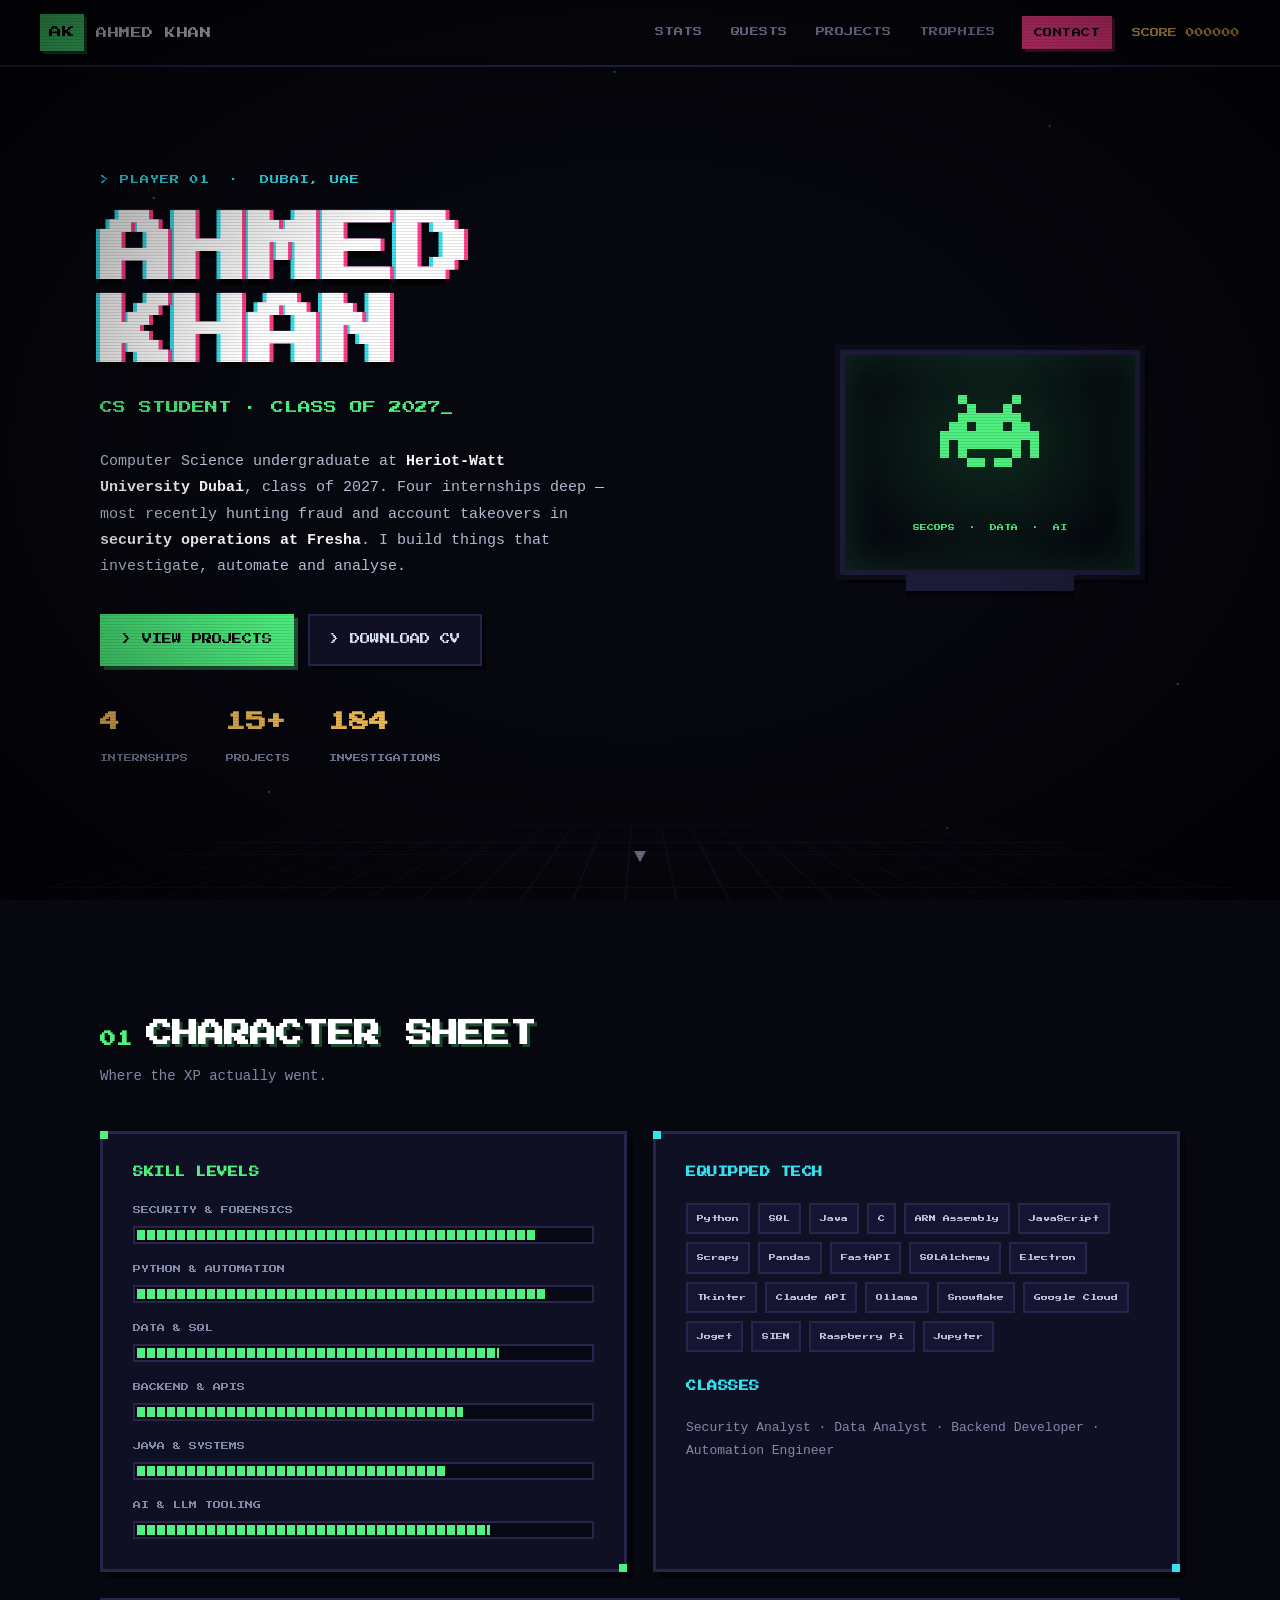
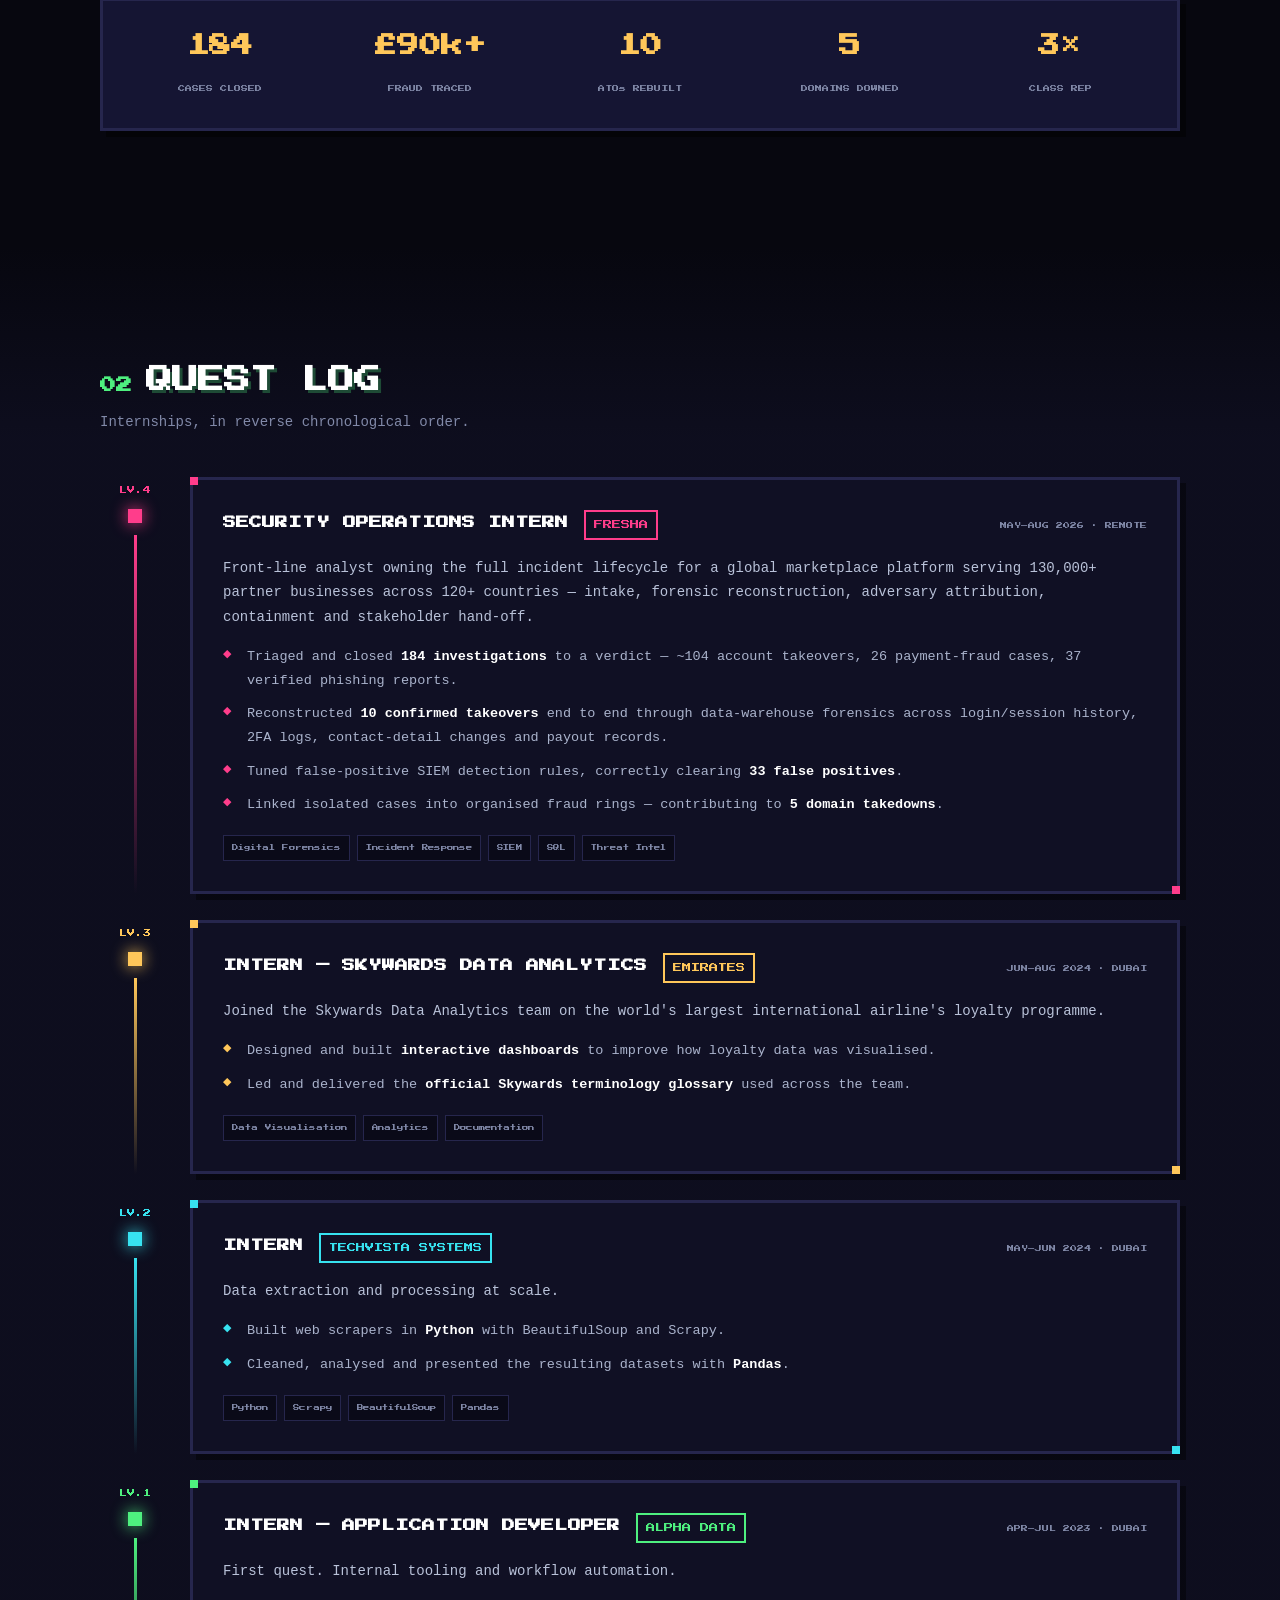
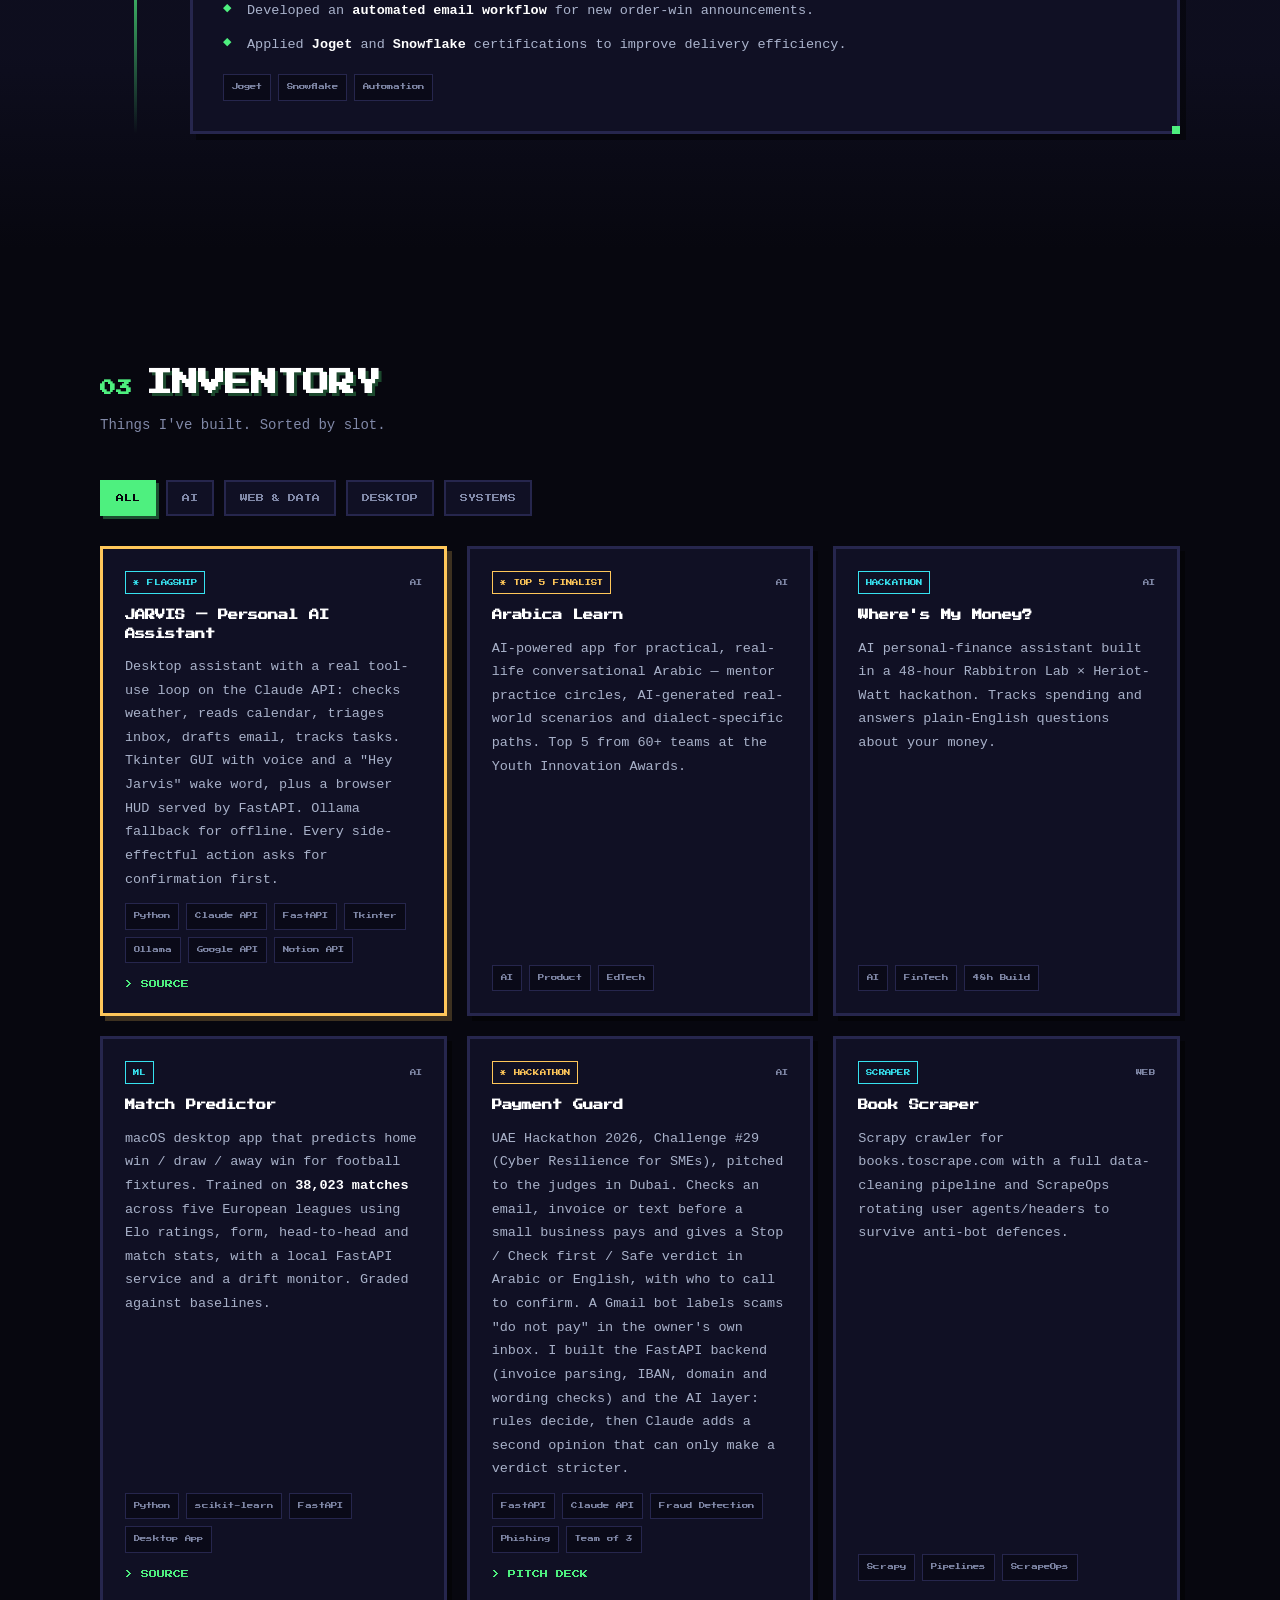
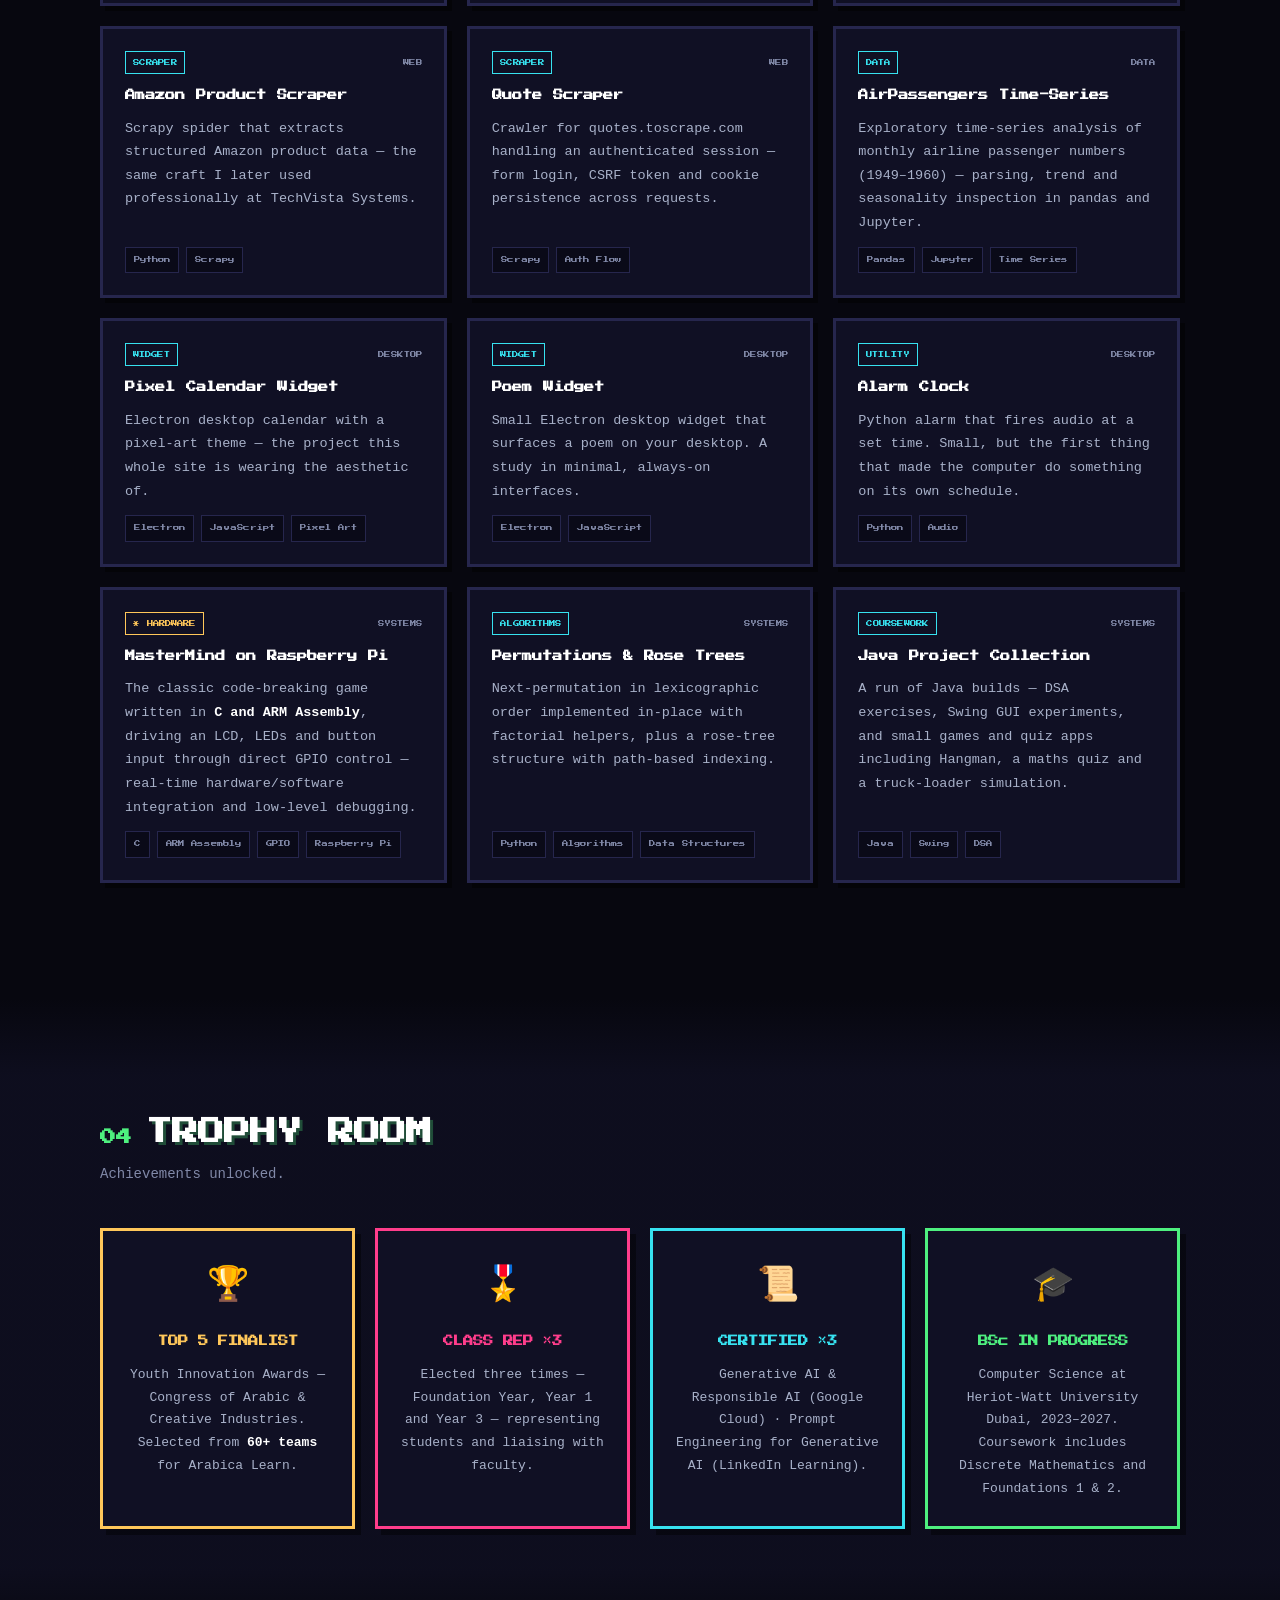
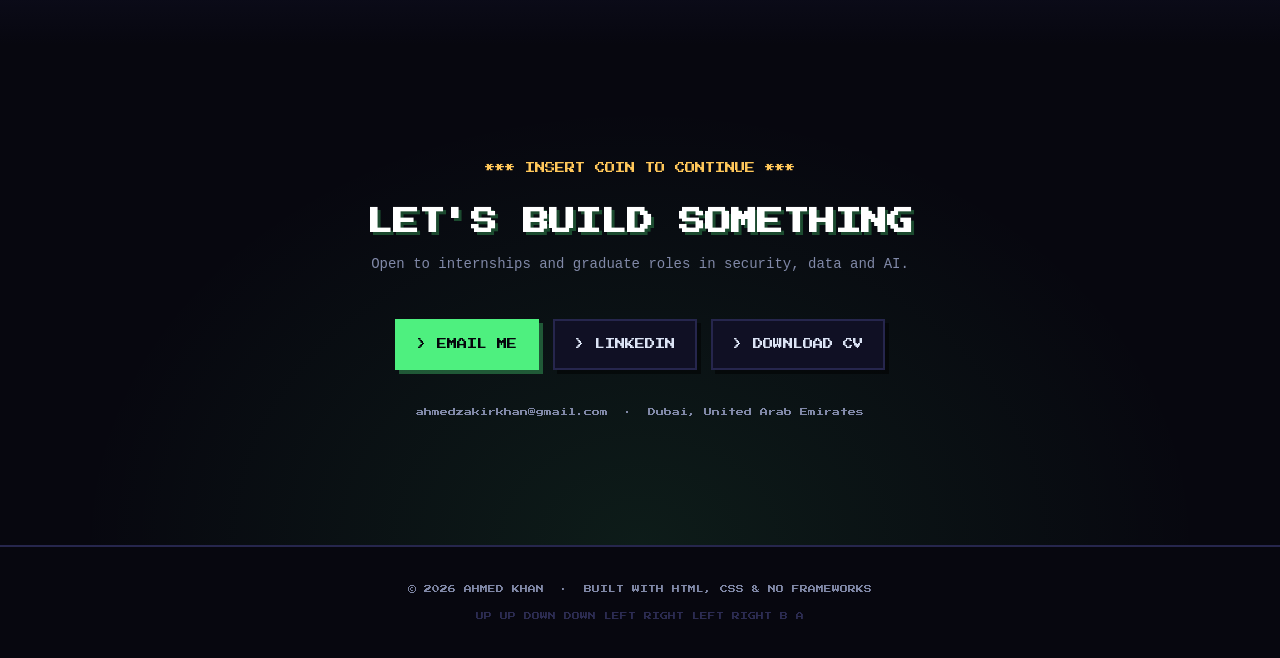
<file: index.html>
<!DOCTYPE html>
<html lang="en">
<head>
<meta charset="utf-8">
<meta name="viewport" content="width=device-width, initial-scale=1">
<title>Ahmed Khan — Computer Science · Security Operations, Data &amp; AI</title>
<meta name="description" content="Ahmed Khan — Computer Science undergraduate at Heriot-Watt University Dubai. Security operations at Fresha, data analytics at Emirates, and 15+ personal projects across AI, Python and systems.">
<meta name="author" content="Ahmed Khan">
<meta name="theme-color" content="#07070f">
<meta property="og:type" content="website">
<meta property="og:title" content="Ahmed Khan — Security Operations, Data &amp; AI">
<meta property="og:description" content="CS undergraduate in Dubai. Fraud investigation at Fresha, data analytics at Emirates, and 15+ builds across AI, Python and systems.">
<link rel="icon" href="data:image/svg+xml,%3Csvg xmlns='http://www.w3.org/2000/svg' viewBox='0 0 16 16'%3E%3Crect width='16' height='16' fill='%2307070f'/%3E%3Cg fill='%234ef07f'%3E%3Crect x='2' y='3' width='2' height='10'/%3E%3Crect x='4' y='7' width='2' height='2'/%3E%3Crect x='6' y='3' width='2' height='10'/%3E%3Crect x='10' y='3' width='2' height='4'/%3E%3Crect x='10' y='9' width='2' height='4'/%3E%3Crect x='12' y='3' width='2' height='2'/%3E%3Crect x='12' y='11' width='2' height='2'/%3E%3C/g%3E%3C/svg%3E">
<style>
@font-face{font-family:'Press Start 2P';font-style:normal;font-weight:400;font-display:swap;src:url([data-uri]) format('woff2');}
/* ============ TOKENS ============ */
:root{
  --bg:#07070f;
  --bg2:#0b0b18;
  --panel:#101024;
  --panel2:#151533;
  --line:#26264d;
  --text:#dce4f5;
  --dim:#8189a8;
  --green:#4ef07f;
  --cyan:#37e2f0;
  --magenta:#ff3d8b;
  --amber:#ffc75a;
  --purple:#a06bff;
  --accent:var(--green);
  --px:4px;
  --maxw:1160px;
  --font:'Press Start 2P', ui-monospace, 'Courier New', monospace;
  --body:ui-monospace, SFMono-Regular, Menlo, Consolas, monospace;
}

*,*::before,*::after{box-sizing:border-box}
html{scroll-behavior:smooth;scroll-padding-top:84px}
body{
  margin:0;background:var(--bg);color:var(--text);
  font-family:var(--body);font-size:15px;line-height:1.75;
  overflow-x:hidden;-webkit-font-smoothing:antialiased;
}
img{max-width:100%}
a{color:var(--accent);text-decoration:none}
::selection{background:var(--magenta);color:#fff}

/* ============ CRT OVERLAYS ============ */
.scanlines{
  position:fixed;inset:0;z-index:60;pointer-events:none;
  background:repeating-linear-gradient(180deg,rgba(0,0,0,.22) 0 1px,transparent 1px 3px);
  mix-blend-mode:multiply;opacity:.5;
}
.vignette{
  position:fixed;inset:0;z-index:59;pointer-events:none;
  background:radial-gradient(ellipse at center,transparent 45%,rgba(0,0,0,.65) 100%);
}

/* ============ BOOT ============ */
/* Hidden by default and shown only by JS. If scripts are blocked (strict CSP,
   sandboxed viewer) the site must never sit behind an overlay nothing can dismiss. */
#boot{
  position:fixed;inset:0;z-index:100;background:#05050c;
  display:none;place-items:center;cursor:pointer;
  transition:opacity .5s ease,visibility .5s;
}
html.boot-on #boot{display:grid}
#boot.done{opacity:0;visibility:hidden;pointer-events:none}
.boot-inner{font-family:var(--font);font-size:11px;line-height:2.6;color:var(--green);
  text-shadow:0 0 10px rgba(78,240,127,.55);padding:24px}
.boot-line{margin:0;opacity:0;animation:bootIn .01s forwards}
.boot-line:nth-child(1){animation-delay:.15s}
.boot-line:nth-child(2){animation-delay:.55s}
.boot-line:nth-child(3){animation-delay:.95s}
.boot-line:nth-child(4){animation-delay:1.35s}
.boot-hint{margin:22px 0 0;color:var(--dim);font-size:9px;opacity:0;animation:bootIn .01s 1.7s forwards}
.ok{color:var(--cyan)}
@keyframes bootIn{to{opacity:1}}

/* ============ NAV ============ */
.nav{
  position:fixed;top:0;left:0;right:0;z-index:50;
  display:flex;align-items:center;gap:20px;
  padding:14px clamp(16px,4vw,40px);
  background:rgba(7,7,15,.86);backdrop-filter:blur(8px);
  border-bottom:2px solid var(--line);transition:border-color .3s;
}
.nav.stuck{border-color:var(--green)}
.brand{display:flex;align-items:center;gap:12px;color:var(--text)}
.brand-badge{
  font-family:var(--font);font-size:12px;color:#05050c;background:var(--green);
  padding:8px 9px;box-shadow:3px 3px 0 rgba(78,240,127,.28);
}
.brand-txt{font-family:var(--font);font-size:11px;letter-spacing:.5px}
.nav-links{margin-left:auto;display:flex;gap:24px;align-items:center}
.nav-links a{
  font-family:var(--font);font-size:9px;color:var(--dim);letter-spacing:.5px;
  padding:6px 2px;border-bottom:2px solid transparent;transition:.18s;
}
.nav-links a:hover{color:var(--green);border-bottom-color:var(--green)}
.nav-links .nav-cta{color:var(--bg);background:var(--magenta);padding:9px 12px;border:0;
  box-shadow:3px 3px 0 rgba(255,61,139,.3)}
.nav-links .nav-cta:hover{color:#fff;transform:translate(-1px,-1px);box-shadow:4px 4px 0 rgba(255,61,139,.45)}
.score{font-family:var(--font);font-size:9px;color:var(--amber);white-space:nowrap}
.burger{display:none;margin-left:auto;background:none;border:2px solid var(--line);padding:9px 8px;cursor:pointer}
.burger span{display:block;width:20px;height:3px;background:var(--green);margin:3px 0}

/* ============ LAYOUT ============ */
.wrap{max-width:var(--maxw);margin:0 auto;padding:0 clamp(16px,4vw,40px)}
.section{padding:clamp(64px,9vw,120px) 0;position:relative}
.section.alt{background:
  linear-gradient(180deg,transparent,rgba(20,20,45,.5) 12%,rgba(20,20,45,.5) 88%,transparent)}
.h2{
  font-family:var(--font);font-size:clamp(15px,2.6vw,26px);line-height:1.5;margin:0 0 10px;
  color:#fff;text-shadow:3px 3px 0 rgba(78,240,127,.28);display:flex;align-items:baseline;gap:14px;flex-wrap:wrap;
}
.h2-num{color:var(--green);font-size:.62em;text-shadow:none}
.h2.center{justify-content:center;text-align:center}
.lede{color:var(--dim);margin:0 0 42px;font-size:14px}
.lede.center{text-align:center}
.center-row{justify-content:center}

/* ============ HERO ============ */
.hero{position:relative;min-height:100svh;display:flex;align-items:center;
  padding:120px 0 80px;overflow:hidden}
.stars{position:absolute;inset:0;
  background-image:
    radial-gradient(1.5px 1.5px at 12% 22%,#fff,transparent),
    radial-gradient(1.5px 1.5px at 82% 14%,#9fe,transparent),
    radial-gradient(1.5px 1.5px at 33% 71%,#fff,transparent),
    radial-gradient(1.5px 1.5px at 66% 47%,#fda,transparent),
    radial-gradient(1.5px 1.5px at 92% 76%,#fff,transparent),
    radial-gradient(1.5px 1.5px at 48% 8%,#8ff,transparent),
    radial-gradient(1.5px 1.5px at 21% 88%,#fff,transparent),
    radial-gradient(1.5px 1.5px at 74% 92%,#fbf,transparent);
  opacity:.55;animation:twinkle 5s steps(4) infinite}
@keyframes twinkle{50%{opacity:.25}}
.grid-floor{
  position:absolute;left:0;right:0;bottom:0;height:38vh;pointer-events:none;
  background-image:linear-gradient(var(--line) 2px,transparent 2px),linear-gradient(90deg,var(--line) 2px,transparent 2px);
  background-size:52px 52px;
  transform:perspective(320px) rotateX(62deg);transform-origin:bottom;
  opacity:.32;mask-image:linear-gradient(transparent,#000 55%)}
.hero-inner{position:relative;z-index:2;max-width:var(--maxw);margin:0 auto;padding:0 clamp(16px,4vw,40px);
  display:grid;grid-template-columns:1.25fr .75fr;gap:clamp(28px,5vw,64px);align-items:center;width:100%}
.kicker{font-family:var(--font);font-size:9px;color:var(--cyan);letter-spacing:1px;margin:0 0 22px}
.title{
  font-family:var(--font);font-size:clamp(34px,7.4vw,74px);line-height:1.12;margin:0 0 20px;color:#fff;
  text-shadow:
    4px 0 0 var(--magenta), -4px 0 0 var(--cyan),
    0 6px 0 rgba(0,0,0,.55);
  animation:glitch 7s steps(1) infinite;
}
@keyframes glitch{
  0%,92%,100%{text-shadow:4px 0 0 var(--magenta),-4px 0 0 var(--cyan),0 6px 0 rgba(0,0,0,.55)}
  94%{text-shadow:-6px 0 0 var(--magenta),6px 0 0 var(--cyan),0 6px 0 rgba(0,0,0,.55)}
  96%{text-shadow:3px 0 0 var(--cyan),-3px 0 0 var(--magenta),0 6px 0 rgba(0,0,0,.55)}
}
.subtitle{font-family:var(--font);font-size:clamp(9px,1.5vw,13px);color:var(--green);
  min-height:2.4em;margin:0 0 22px;line-height:1.9}
.subtitle::after{content:'_';animation:cursor 1s steps(2) infinite}
@keyframes cursor{50%{opacity:0}}
.blurb{max-width:56ch;color:#b9c2d9;margin:0 0 34px}
.blurb b{color:#fff}
.cta-row{display:flex;gap:14px;flex-wrap:wrap;margin-bottom:34px}
.btn{
  font-family:var(--font);font-size:10px;padding:15px 20px;color:var(--text);
  background:var(--panel);border:2px solid var(--line);
  box-shadow:4px 4px 0 rgba(0,0,0,.5);transition:.15s;display:inline-block;
}
.btn:hover{transform:translate(-2px,-2px);box-shadow:6px 6px 0 rgba(0,0,0,.55);border-color:var(--green);color:var(--green)}
.btn:active{transform:translate(2px,2px);box-shadow:1px 1px 0 rgba(0,0,0,.5)}
.btn-primary{background:var(--green);color:#05050c;border-color:var(--green);
  box-shadow:4px 4px 0 rgba(78,240,127,.32)}
.btn-primary:hover{color:#05050c;background:#6cff9a;box-shadow:6px 6px 0 rgba(78,240,127,.45)}
.hero-meta{list-style:none;display:flex;gap:clamp(18px,3vw,40px);padding:0;margin:0;flex-wrap:wrap}
.hero-meta li{font-family:var(--font);font-size:8px;color:var(--dim);line-height:2.2}
.hero-meta b{display:block;font-size:20px;color:var(--amber);margin-bottom:6px}

/* CRT ornament */
.hero-art{display:flex;justify-content:center}
.crt{width:min(300px,80%)}
.crt-screen{
  background:radial-gradient(ellipse at 50% 40%,#0e2a1d,#060a10 70%);
  border:5px solid #1c1c38;box-shadow:0 0 0 5px #0c0c1c,8px 8px 0 rgba(0,0,0,.5),inset 0 0 40px rgba(78,240,127,.14);
  padding:26px 18px 20px;display:grid;place-items:center;gap:14px;aspect-ratio:4/3;
}
.crt-base{height:16px;background:#1c1c38;margin:0 22%;box-shadow:0 6px 0 rgba(0,0,0,.45)}
.sprite{animation:bob 2.4s steps(2) infinite}
@keyframes bob{50%{transform:translateY(-8px)}}
.crt-cap{font-family:var(--font);font-size:7px;color:var(--green);margin:0;text-align:center;line-height:2}
.scroll-cue{position:absolute;bottom:26px;left:50%;transform:translateX(-50%);
  color:var(--dim);font-size:20px;animation:bob 1.8s steps(2) infinite;z-index:3}

/* ============ PANELS ============ */
.panel{
  background:var(--panel);border:3px solid var(--line);
  box-shadow:6px 6px 0 rgba(0,0,0,.45);padding:clamp(20px,3vw,30px);position:relative;
}
.panel::before,.panel::after{content:'';position:absolute;width:8px;height:8px;background:var(--accent)}
.panel::before{top:-3px;left:-3px}
.panel::after{bottom:-3px;right:-3px}
.panel-h{font-family:var(--font);font-size:10px;color:var(--accent);margin:0 0 22px;letter-spacing:.5px}
.panel-p{color:var(--dim);font-size:13px;margin:0}

/* stats */
.stats-grid{display:grid;grid-template-columns:1fr 1fr;gap:26px;margin-bottom:26px}
.bars{display:flex;flex-direction:column;gap:18px}
.bar-row span{font-family:var(--font);font-size:8px;color:var(--dim);display:block;margin-bottom:9px}
.bar{height:18px;background:#080814;border:2px solid var(--line);padding:2px;position:relative}
.bar i{display:block;height:100%;width:0;background:
  repeating-linear-gradient(90deg,var(--accent) 0 8px,rgba(0,0,0,.28) 8px 10px);
  transition:width 1.1s cubic-bezier(.2,.8,.2,1)}
.chips{display:flex;flex-wrap:wrap;gap:8px}
.chip{font-family:var(--font);font-size:7px;padding:8px 9px;background:var(--panel2);
  border:2px solid var(--line);color:#c3cbe4;line-height:1.6}
.chip:hover{border-color:var(--accent);color:var(--accent)}
.hiscore{display:grid;grid-template-columns:repeat(5,1fr);gap:16px;
  background:var(--panel2);border:3px solid var(--line);padding:26px 20px;box-shadow:6px 6px 0 rgba(0,0,0,.45)}
.hs{text-align:center}
.hs b{display:block;font-family:var(--font);font-size:clamp(14px,2.4vw,22px);color:var(--amber);margin-bottom:10px}
.hs span{font-family:var(--font);font-size:7px;color:var(--dim);line-height:1.9}

/* ============ QUESTS ============ */
.quests{list-style:none;padding:0;margin:0;display:flex;flex-direction:column;gap:26px}
.quest{display:grid;grid-template-columns:70px 1fr;gap:20px}
.quest-side{display:flex;flex-direction:column;align-items:center;gap:12px;padding-top:6px}
.lvl{font-family:var(--font);font-size:8px;color:var(--accent)}
.dot{width:14px;height:14px;background:var(--accent);box-shadow:0 0 16px var(--accent);flex:none}
.quest-side::after{content:'';flex:1;width:3px;background:linear-gradient(var(--accent),transparent)}
.quest-head{display:flex;flex-wrap:wrap;align-items:baseline;gap:10px 16px;margin-bottom:16px}
.quest-head h3{font-family:var(--font);font-size:clamp(10px,1.5vw,13px);color:#fff;margin:0;line-height:1.7}
.org{font-family:var(--font);font-size:9px;color:var(--accent);
  border:2px solid var(--accent);padding:5px 8px}
.when{font-family:var(--font);font-size:7px;color:var(--dim);margin-left:auto;white-space:nowrap}
.quest-desc{color:#b9c2d9;margin:0 0 16px;font-size:14px}
.loot{list-style:none;padding:0;margin:0 0 18px;display:flex;flex-direction:column;gap:10px}
.loot li{position:relative;padding-left:24px;font-size:13.5px;color:#aab3cc}
.loot li::before{content:'◆';position:absolute;left:0;color:var(--accent);font-size:11px}
.loot b{color:#fff}
.tags{display:flex;flex-wrap:wrap;gap:7px}
.tags span{font-family:var(--font);font-size:6.5px;padding:7px 8px;background:#0a0a18;
  border:1px solid var(--line);color:var(--dim);line-height:1.6}

/* ============ INVENTORY ============ */
/* filter buttons do nothing without JS, so only show them when JS runs */
.filters{display:none;flex-wrap:wrap;gap:10px;margin-bottom:30px}
.js .filters{display:flex}
.filt{font-family:var(--font);font-size:8px;padding:12px 14px;cursor:pointer;
  background:var(--panel);color:var(--dim);border:2px solid var(--line);transition:.15s}
.filt:hover{color:var(--text);border-color:var(--dim)}
.filt.is-on{background:var(--green);color:#05050c;border-color:var(--green);box-shadow:3px 3px 0 rgba(78,240,127,.3)}
.items{display:grid;grid-template-columns:repeat(auto-fill,minmax(310px,1fr));gap:20px}
.item{
  background:var(--panel);border:3px solid var(--line);padding:22px;
  box-shadow:5px 5px 0 rgba(0,0,0,.45);transition:transform .18s,border-color .18s,box-shadow .18s;
  display:flex;flex-direction:column;gap:12px;
}
.item:hover{transform:translate(-3px,-3px);border-color:var(--green);box-shadow:8px 8px 0 rgba(0,0,0,.5)}
.item.legendary{border-color:var(--amber);box-shadow:5px 5px 0 rgba(255,199,90,.22)}
.item.legendary:hover{border-color:var(--amber);box-shadow:8px 8px 0 rgba(255,199,90,.34)}
.item.hide{display:none}
.item-link{font-family:var(--font);font-size:8px;color:var(--green);margin-top:2px;align-self:flex-start}
.item-link:hover{color:#fff}
.item-top{display:flex;justify-content:space-between;align-items:center;gap:10px}
.rarity{font-family:var(--font);font-size:6.5px;color:var(--cyan);border:1px solid var(--cyan);padding:5px 7px}
.rarity.gold{color:var(--amber);border-color:var(--amber)}
.slot{font-family:var(--font);font-size:6.5px;color:var(--dim)}
.item h3{font-family:var(--font);font-size:10.5px;color:#fff;margin:0;line-height:1.75}
.item p{margin:0;font-size:13.5px;color:#a8b1c9;flex:1}
.item p b{color:#fff}

/* ============ TROPHIES ============ */
.trophies{display:grid;grid-template-columns:repeat(auto-fit,minmax(240px,1fr));gap:20px}
.trophy{background:var(--panel);border:3px solid var(--accent);padding:26px 22px;
  box-shadow:6px 6px 0 rgba(0,0,0,.45);text-align:center;transition:transform .18s}
.trophy:hover{transform:translateY(-5px)}
.tro-icon{font-size:34px;display:block;margin-bottom:16px;filter:saturate(1.2)}
.trophy h3{font-family:var(--font);font-size:10px;color:var(--accent);margin:0 0 14px;line-height:1.7}
.trophy p{margin:0;font-size:13px;color:#a8b1c9}
.trophy b{color:#fff}

/* ============ CONTACT ============ */
.contact{text-align:center;background:
  radial-gradient(ellipse at 50% 100%,rgba(78,240,127,.09),transparent 62%)}
.coin{max-width:760px;margin:0 auto}
.insert{font-family:var(--font);font-size:10px;color:var(--amber);margin:0 0 26px}
.foot-meta{font-family:var(--font);font-size:8px;color:var(--dim);margin-top:30px;line-height:2.2}
.blink{animation:blink 1.1s steps(2) infinite}
@keyframes blink{50%{opacity:.15}}
.footer{border-top:2px solid var(--line);padding:34px 20px;text-align:center}
.footer p{font-family:var(--font);font-size:7.5px;color:var(--dim);margin:0;line-height:2.2}
.footer .hint{color:#2c2c52;margin-top:10px}

/* ============ REVEAL ============ */
/* Content is visible by default; JS opts in to the animation so nothing
   is ever hidden behind a script that failed to run. */
.reveal{opacity:1;transform:none}
.js-anim .reveal{opacity:0;transform:translateY(26px);transition:opacity .55s ease,transform .55s ease}
.js-anim .reveal.in{opacity:1;transform:none}

/* ============ RESPONSIVE ============ */
@media(max-width:900px){
  .hero-inner{grid-template-columns:1fr}
  .hero-art{display:none}
  .stats-grid{grid-template-columns:1fr}
  .hiscore{grid-template-columns:repeat(2,1fr);gap:22px}
  .nav-links{
    position:fixed;inset:64px 0 auto;flex-direction:column;gap:0;
    background:#0a0a18;border-bottom:3px solid var(--line);
    max-height:0;overflow:hidden;transition:max-height .3s ease;padding:0
  }
  .nav-links.open{max-height:340px;padding:10px 0}
  .nav-links a{padding:16px 24px;border-bottom:1px solid var(--line);width:100%}
  .nav-links .nav-cta{text-align:center;margin:10px 24px;width:auto}
  .burger{display:block}
  .score{display:none}
  .quest{grid-template-columns:1fr}
  .quest-side{flex-direction:row;padding-top:0}
  .quest-side::after{height:3px;width:auto;background:linear-gradient(90deg,var(--accent),transparent)}
  .when{margin-left:0}
}
@media(max-width:520px){
  body{font-size:14px}
  .hiscore{grid-template-columns:1fr}
  .brand-txt{display:none}
  .items{grid-template-columns:1fr}
}

/* ============ A11Y ============ */
@media(prefers-reduced-motion:reduce){
  *,*::before,*::after{animation-duration:.001ms!important;animation-iteration-count:1!important;
    transition-duration:.001ms!important;scroll-behavior:auto!important}
  .reveal{opacity:1;transform:none}
  #boot{display:none}
}
:focus-visible{outline:3px solid var(--amber);outline-offset:3px}

/* konami */
body.rainbow .title,body.rainbow .h2{animation:rain 1.4s linear infinite}
@keyframes rain{
  0%{filter:hue-rotate(0)}100%{filter:hue-rotate(360deg)}
}

</style>
</head>
<body>
<!-- BODY CONTENT — assembled into index.html by build.py -->
<div class="scanlines" aria-hidden="true"></div>
<div class="vignette" aria-hidden="true"></div>

<!-- ══════════ BOOT ══════════ -->
<div id="boot" aria-hidden="true">
  <div class="boot-inner">
    <p class="boot-line">AHMED-OS v2.7 &nbsp;&nbsp; BOOTING...</p>
    <p class="boot-line">MEM CHECK ......... <span class="ok">OK</span></p>
    <p class="boot-line">LOADING PROFILE ... <span class="ok">OK</span></p>
    <p class="boot-line">PLAYER 1 READY</p>
    <p class="boot-hint">CLICK OR PRESS ANY KEY</p>
  </div>
</div>

<!-- ══════════ NAV ══════════ -->
<header class="nav" id="nav">
  <a href="#top" class="brand" aria-label="Ahmed Khan — home">
    <span class="brand-badge">AK</span><span class="brand-txt">AHMED KHAN</span>
  </a>
  <nav class="nav-links" aria-label="Main">
    <a href="#stats">STATS</a>
    <a href="#quests">QUESTS</a>
    <a href="#inventory">PROJECTS</a>
    <a href="#trophies">TROPHIES</a>
    <a href="#contact" class="nav-cta">CONTACT</a>
  </nav>
  <div class="score" aria-hidden="true">SCORE <span id="score">000000</span></div>
  <button class="burger" id="burger" aria-label="Menu" aria-expanded="false"><span></span><span></span><span></span></button>
</header>

<main id="top">

<!-- ══════════ HERO ══════════ -->
<section class="hero">
  <div class="stars" aria-hidden="true"></div>
  <div class="grid-floor" aria-hidden="true"></div>

  <div class="hero-inner">
    <div class="hero-copy">
      <p class="kicker"><span class="blink">&gt;</span> PLAYER 01 &nbsp;·&nbsp; DUBAI, UAE</p>
      <h1 class="title">AHMED<br>KHAN</h1>
      <p class="subtitle" id="typed">CS STUDENT &middot; CLASS OF 2027</p>
      <p class="blurb">
        Computer Science undergraduate at <b>Heriot-Watt University Dubai</b>, class of 2027.
        Four internships deep — most recently hunting fraud and account takeovers in
        <b>security operations at Fresha</b>. I build things that investigate, automate and analyse.
      </p>
      <div class="cta-row">
        <a class="btn btn-primary" href="#inventory">&gt; VIEW PROJECTS</a>
        <a class="btn" href="Ahmed-Khan-CV.pdf" download>&gt; DOWNLOAD CV</a>
      </div>
      <ul class="hero-meta">
        <li><b>4</b> INTERNSHIPS</li>
        <li><b>15+</b> PROJECTS</li>
        <li><b>184</b> INVESTIGATIONS</li>
      </ul>
    </div>

    <div class="hero-art" aria-hidden="true">
      <div class="crt">
        <div class="crt-screen">
          <div class="sprite" id="sprite"><svg width="99" height="72" viewBox="0 0 99 72" fill="#4ef07f" shape-rendering="crispEdges" role="img" aria-label="Pixel art space invader"><rect x="18" y="0" width="9" height="9"/><rect x="72" y="0" width="9" height="9"/><rect x="27" y="9" width="9" height="9"/><rect x="63" y="9" width="9" height="9"/><rect x="18" y="18" width="9" height="9"/><rect x="27" y="18" width="9" height="9"/><rect x="36" y="18" width="9" height="9"/><rect x="45" y="18" width="9" height="9"/><rect x="54" y="18" width="9" height="9"/><rect x="63" y="18" width="9" height="9"/><rect x="72" y="18" width="9" height="9"/><rect x="9" y="27" width="9" height="9"/><rect x="18" y="27" width="9" height="9"/><rect x="36" y="27" width="9" height="9"/><rect x="45" y="27" width="9" height="9"/><rect x="54" y="27" width="9" height="9"/><rect x="72" y="27" width="9" height="9"/><rect x="81" y="27" width="9" height="9"/><rect x="0" y="36" width="9" height="9"/><rect x="9" y="36" width="9" height="9"/><rect x="18" y="36" width="9" height="9"/><rect x="27" y="36" width="9" height="9"/><rect x="36" y="36" width="9" height="9"/><rect x="45" y="36" width="9" height="9"/><rect x="54" y="36" width="9" height="9"/><rect x="63" y="36" width="9" height="9"/><rect x="72" y="36" width="9" height="9"/><rect x="81" y="36" width="9" height="9"/><rect x="90" y="36" width="9" height="9"/><rect x="0" y="45" width="9" height="9"/><rect x="18" y="45" width="9" height="9"/><rect x="27" y="45" width="9" height="9"/><rect x="36" y="45" width="9" height="9"/><rect x="45" y="45" width="9" height="9"/><rect x="54" y="45" width="9" height="9"/><rect x="63" y="45" width="9" height="9"/><rect x="72" y="45" width="9" height="9"/><rect x="90" y="45" width="9" height="9"/><rect x="0" y="54" width="9" height="9"/><rect x="18" y="54" width="9" height="9"/><rect x="72" y="54" width="9" height="9"/><rect x="90" y="54" width="9" height="9"/><rect x="27" y="63" width="9" height="9"/><rect x="36" y="63" width="9" height="9"/><rect x="54" y="63" width="9" height="9"/><rect x="63" y="63" width="9" height="9"/></svg></div>
          <p class="crt-cap">SECOPS &nbsp;·&nbsp; DATA &nbsp;·&nbsp; AI</p>
        </div>
        <div class="crt-base"></div>
      </div>
    </div>
  </div>

  <a href="#stats" class="scroll-cue" aria-label="Scroll down">▼</a>
</section>

<!-- ══════════ STATS ══════════ -->
<section id="stats" class="section">
  <div class="wrap">
    <h2 class="h2"><span class="h2-num">01</span> CHARACTER SHEET</h2>
    <p class="lede">Where the XP actually went.</p>

    <div class="stats-grid">
      <div class="panel reveal">
        <h3 class="panel-h">SKILL LEVELS</h3>
        <div class="bars">
          <div class="bar-row"><span>SECURITY &amp; FORENSICS</span><div class="bar" data-fill="88"><i style="width:88%"></i></div></div>
          <div class="bar-row"><span>PYTHON &amp; AUTOMATION</span><div class="bar" data-fill="90"><i style="width:90%"></i></div></div>
          <div class="bar-row"><span>DATA &amp; SQL</span><div class="bar" data-fill="80"><i style="width:80%"></i></div></div>
          <div class="bar-row"><span>BACKEND &amp; APIS</span><div class="bar" data-fill="72"><i style="width:72%"></i></div></div>
          <div class="bar-row"><span>JAVA &amp; SYSTEMS</span><div class="bar" data-fill="68"><i style="width:68%"></i></div></div>
          <div class="bar-row"><span>AI &amp; LLM TOOLING</span><div class="bar" data-fill="78"><i style="width:78%"></i></div></div>
        </div>
      </div>

      <div class="panel reveal" style="--accent:var(--cyan)">
        <h3 class="panel-h">EQUIPPED TECH</h3>
        <div class="chips">
          <span class="chip">Python</span><span class="chip">SQL</span><span class="chip">Java</span>
          <span class="chip">C</span><span class="chip">ARM Assembly</span><span class="chip">JavaScript</span>
          <span class="chip">Scrapy</span><span class="chip">Pandas</span><span class="chip">FastAPI</span>
          <span class="chip">SQLAlchemy</span><span class="chip">Electron</span><span class="chip">Tkinter</span>
          <span class="chip">Claude API</span><span class="chip">Ollama</span><span class="chip">Snowflake</span>
          <span class="chip">Google Cloud</span><span class="chip">Joget</span><span class="chip">SIEM</span>
          <span class="chip">Raspberry Pi</span><span class="chip">Jupyter</span>
        </div>
        <h3 class="panel-h" style="margin-top:26px">CLASSES</h3>
        <p class="panel-p">
          Security Analyst · Data Analyst · Backend Developer · Automation Engineer
        </p>
      </div>
    </div>

    <div class="hiscore reveal">
      <div class="hs"><b>184</b><span>CASES CLOSED</span></div>
      <div class="hs"><b>£90k+</b><span>FRAUD TRACED</span></div>
      <div class="hs"><b>10</b><span>ATOs REBUILT</span></div>
      <div class="hs"><b>5</b><span>DOMAINS DOWNED</span></div>
      <div class="hs"><b>3×</b><span>CLASS REP</span></div>
    </div>
  </div>
</section>

<!-- ══════════ QUESTS ══════════ -->
<section id="quests" class="section alt">
  <div class="wrap">
    <h2 class="h2"><span class="h2-num">02</span> QUEST LOG</h2>
    <p class="lede">Internships, in reverse chronological order.</p>

    <ol class="quests">
      <li class="quest reveal" style="--accent:var(--magenta)">
        <div class="quest-side"><span class="lvl">LV.4</span><span class="dot"></span></div>
        <div class="quest-body panel">
          <div class="quest-head">
            <h3>SECURITY OPERATIONS INTERN</h3>
            <span class="org">FRESHA</span>
            <span class="when">MAY–AUG 2026 · REMOTE</span>
          </div>
          <p class="quest-desc">
            Front-line analyst owning the full incident lifecycle for a global marketplace platform
            serving 130,000+ partner businesses across 120+ countries — intake, forensic reconstruction,
            adversary attribution, containment and stakeholder hand-off.
          </p>
          <ul class="loot">
            <li>Triaged and closed <b>184 investigations</b> to a verdict — ~104 account takeovers,
                26 payment-fraud cases, 37 verified phishing reports.</li>
            <li>Reconstructed <b>10 confirmed takeovers</b> end to end through data-warehouse forensics
                across login/session history, 2FA logs, contact-detail changes and payout records.</li>
            <li>Tuned false-positive SIEM detection rules, correctly clearing <b>33 false positives</b>.</li>
            <li>Linked isolated cases into organised fraud rings — contributing to <b>5 domain takedowns</b>.</li>
          </ul>
          <div class="tags"><span>Digital Forensics</span><span>Incident Response</span><span>SIEM</span><span>SQL</span><span>Threat Intel</span></div>
        </div>
      </li>

      <li class="quest reveal" style="--accent:var(--amber)">
        <div class="quest-side"><span class="lvl">LV.3</span><span class="dot"></span></div>
        <div class="quest-body panel">
          <div class="quest-head">
            <h3>INTERN — SKYWARDS DATA ANALYTICS</h3>
            <span class="org">EMIRATES</span>
            <span class="when">JUN–AUG 2024 · DUBAI</span>
          </div>
          <p class="quest-desc">
            Joined the Skywards Data Analytics team on the world's largest international airline's
            loyalty programme.
          </p>
          <ul class="loot">
            <li>Designed and built <b>interactive dashboards</b> to improve how loyalty data was visualised.</li>
            <li>Led and delivered the <b>official Skywards terminology glossary</b> used across the team.</li>
          </ul>
          <div class="tags"><span>Data Visualisation</span><span>Analytics</span><span>Documentation</span></div>
        </div>
      </li>

      <li class="quest reveal" style="--accent:var(--cyan)">
        <div class="quest-side"><span class="lvl">LV.2</span><span class="dot"></span></div>
        <div class="quest-body panel">
          <div class="quest-head">
            <h3>INTERN</h3>
            <span class="org">TECHVISTA SYSTEMS</span>
            <span class="when">MAY–JUN 2024 · DUBAI</span>
          </div>
          <p class="quest-desc">Data extraction and processing at scale.</p>
          <ul class="loot">
            <li>Built web scrapers in <b>Python</b> with BeautifulSoup and Scrapy.</li>
            <li>Cleaned, analysed and presented the resulting datasets with <b>Pandas</b>.</li>
          </ul>
          <div class="tags"><span>Python</span><span>Scrapy</span><span>BeautifulSoup</span><span>Pandas</span></div>
        </div>
      </li>

      <li class="quest reveal" style="--accent:var(--green)">
        <div class="quest-side"><span class="lvl">LV.1</span><span class="dot"></span></div>
        <div class="quest-body panel">
          <div class="quest-head">
            <h3>INTERN — APPLICATION DEVELOPER</h3>
            <span class="org">ALPHA DATA</span>
            <span class="when">APR–JUL 2023 · DUBAI</span>
          </div>
          <p class="quest-desc">First quest. Internal tooling and workflow automation.</p>
          <ul class="loot">
            <li>Developed an <b>automated email workflow</b> for new order-win announcements.</li>
            <li>Applied <b>Joget</b> and <b>Snowflake</b> certifications to improve delivery efficiency.</li>
          </ul>
          <div class="tags"><span>Joget</span><span>Snowflake</span><span>Automation</span></div>
        </div>
      </li>
    </ol>
  </div>
</section>

<!-- ══════════ INVENTORY ══════════ -->
<section id="inventory" class="section">
  <div class="wrap">
    <h2 class="h2"><span class="h2-num">03</span> INVENTORY</h2>
    <p class="lede">Things I've built. Sorted by slot.</p>

    <div class="filters" role="tablist" aria-label="Project filters">
      <button class="filt is-on" data-f="all" role="tab" aria-selected="true">ALL</button>
      <button class="filt" data-f="ai" role="tab" aria-selected="false">AI</button>
      <button class="filt" data-f="web" role="tab" aria-selected="false">WEB &amp; DATA</button>
      <button class="filt" data-f="desktop" role="tab" aria-selected="false">DESKTOP</button>
      <button class="filt" data-f="systems" role="tab" aria-selected="false">SYSTEMS</button>
    </div>

    <div class="items">

      <article class="item legendary reveal" data-c="ai">
        <div class="item-top"><span class="rarity">* FLAGSHIP</span><span class="slot">AI</span></div>
        <h3>JARVIS — Personal AI Assistant</h3>
        <p>Desktop assistant with a real tool-use loop on the Claude API: checks weather, reads calendar,
           triages inbox, drafts email, tracks tasks. Tkinter GUI with voice and a "Hey Jarvis" wake word,
           plus a browser HUD served by FastAPI. Ollama fallback for offline. Every side-effectful action
           asks for confirmation first.</p>
        <div class="tags"><span>Python</span><span>Claude API</span><span>FastAPI</span><span>Tkinter</span><span>Ollama</span><span>Google API</span><span>Notion API</span></div>
        <a class="item-link" href="https://github.com/ahmezk11/jarvis-assistant" target="_blank" rel="noopener">&gt; SOURCE</a>
      </article>

      <article class="item reveal" data-c="ai">
        <div class="item-top"><span class="rarity gold">* TOP 5 FINALIST</span><span class="slot">AI</span></div>
        <h3>Arabica Learn</h3>
        <p>AI-powered app for practical, real-life conversational Arabic — mentor practice circles,
           AI-generated real-world scenarios and dialect-specific paths. Top 5 from 60+ teams at the
           Youth Innovation Awards.</p>
        <div class="tags"><span>AI</span><span>Product</span><span>EdTech</span></div>
      </article>

      <article class="item reveal" data-c="ai">
        <div class="item-top"><span class="rarity">HACKATHON</span><span class="slot">AI</span></div>
        <h3>Where's My Money?</h3>
        <p>AI personal-finance assistant built in a 48-hour Rabbitron Lab × Heriot-Watt hackathon.
           Tracks spending and answers plain-English questions about your money.</p>
        <div class="tags"><span>AI</span><span>FinTech</span><span>48h Build</span></div>
      </article>

      <article class="item reveal" data-c="ai">
        <div class="item-top"><span class="rarity">ML</span><span class="slot">AI</span></div>
        <h3>Match Predictor</h3>
        <p>macOS desktop app that predicts home win / draw / away win for football fixtures. Trained on
           <b>38,023 matches</b> across five European leagues using Elo ratings, form, head-to-head and match
           stats, with a local FastAPI service and a drift monitor. Graded against baselines.</p>
        <div class="tags"><span>Python</span><span>scikit-learn</span><span>FastAPI</span><span>Desktop App</span></div>
        <a class="item-link" href="https://github.com/ahmezk11/football-predictor" target="_blank" rel="noopener">&gt; SOURCE</a>
      </article>

      <article class="item reveal" data-c="ai">
        <div class="item-top"><span class="rarity gold">* HACKATHON</span><span class="slot">AI</span></div>
        <h3>Payment Guard</h3>
        <p>UAE Hackathon 2026, Challenge #29 (Cyber Resilience for SMEs), pitched to the judges in Dubai.
           Checks an email, invoice or text before a small business pays and gives a Stop / Check first /
           Safe verdict in Arabic or English, with who to call to confirm. A Gmail bot labels scams
           "do not pay" in the owner's own inbox. I built the FastAPI backend (invoice parsing, IBAN,
           domain and wording checks) and the AI layer: rules decide, then Claude adds a second opinion
           that can only make a verdict stricter.</p>
        <div class="tags"><span>FastAPI</span><span>Claude API</span><span>Fraud Detection</span><span>Phishing</span><span>Team of 3</span></div>
        <a class="item-link" href="https://github.com/ahmezk11/payment-guard-slides" target="_blank" rel="noopener">&gt; PITCH DECK</a>
      </article>

      <article class="item reveal" data-c="web">
        <div class="item-top"><span class="rarity">SCRAPER</span><span class="slot">WEB</span></div>
        <h3>Book Scraper</h3>
        <p>Scrapy crawler for books.toscrape.com with a full data-cleaning pipeline and ScrapeOps
           rotating user agents/headers to survive anti-bot defences.</p>
        <div class="tags"><span>Scrapy</span><span>Pipelines</span><span>ScrapeOps</span></div>
      </article>

      <article class="item reveal" data-c="web">
        <div class="item-top"><span class="rarity">SCRAPER</span><span class="slot">WEB</span></div>
        <h3>Amazon Product Scraper</h3>
        <p>Scrapy spider that extracts structured Amazon product data — the same craft I later used
           professionally at TechVista Systems.</p>
        <div class="tags"><span>Python</span><span>Scrapy</span></div>
      </article>

      <article class="item reveal" data-c="web">
        <div class="item-top"><span class="rarity">SCRAPER</span><span class="slot">WEB</span></div>
        <h3>Quote Scraper</h3>
        <p>Crawler for quotes.toscrape.com handling an authenticated session — form login, CSRF token
           and cookie persistence across requests.</p>
        <div class="tags"><span>Scrapy</span><span>Auth Flow</span></div>
      </article>

      <article class="item reveal" data-c="web">
        <div class="item-top"><span class="rarity">DATA</span><span class="slot">DATA</span></div>
        <h3>AirPassengers Time-Series</h3>
        <p>Exploratory time-series analysis of monthly airline passenger numbers (1949–1960) —
           parsing, trend and seasonality inspection in pandas and Jupyter.</p>
        <div class="tags"><span>Pandas</span><span>Jupyter</span><span>Time Series</span></div>
      </article>

      <article class="item reveal" data-c="desktop">
        <div class="item-top"><span class="rarity">WIDGET</span><span class="slot">DESKTOP</span></div>
        <h3>Pixel Calendar Widget</h3>
        <p>Electron desktop calendar with a pixel-art theme — the project this whole site is
           wearing the aesthetic of.</p>
        <div class="tags"><span>Electron</span><span>JavaScript</span><span>Pixel Art</span></div>
      </article>

      <article class="item reveal" data-c="desktop">
        <div class="item-top"><span class="rarity">WIDGET</span><span class="slot">DESKTOP</span></div>
        <h3>Poem Widget</h3>
        <p>Small Electron desktop widget that surfaces a poem on your desktop. A study in
           minimal, always-on interfaces.</p>
        <div class="tags"><span>Electron</span><span>JavaScript</span></div>
      </article>

      <article class="item reveal" data-c="desktop">
        <div class="item-top"><span class="rarity">UTILITY</span><span class="slot">DESKTOP</span></div>
        <h3>Alarm Clock</h3>
        <p>Python alarm that fires audio at a set time. Small, but the first thing that made the
           computer do something on its own schedule.</p>
        <div class="tags"><span>Python</span><span>Audio</span></div>
      </article>

      <article class="item reveal" data-c="systems">
        <div class="item-top"><span class="rarity gold">* HARDWARE</span><span class="slot">SYSTEMS</span></div>
        <h3>MasterMind on Raspberry Pi</h3>
        <p>The classic code-breaking game written in <b>C and ARM Assembly</b>, driving an LCD, LEDs and
           button input through direct GPIO control — real-time hardware/software integration and
           low-level debugging.</p>
        <div class="tags"><span>C</span><span>ARM Assembly</span><span>GPIO</span><span>Raspberry Pi</span></div>
      </article>

      <article class="item reveal" data-c="systems">
        <div class="item-top"><span class="rarity">ALGORITHMS</span><span class="slot">SYSTEMS</span></div>
        <h3>Permutations &amp; Rose Trees</h3>
        <p>Next-permutation in lexicographic order implemented in-place with factorial helpers, plus a
           rose-tree structure with path-based indexing.</p>
        <div class="tags"><span>Python</span><span>Algorithms</span><span>Data Structures</span></div>
      </article>

      <article class="item reveal" data-c="systems">
        <div class="item-top"><span class="rarity">COURSEWORK</span><span class="slot">SYSTEMS</span></div>
        <h3>Java Project Collection</h3>
        <p>A run of Java builds — DSA exercises, Swing GUI experiments, and small games and quiz apps
           including Hangman, a maths quiz and a truck-loader simulation.</p>
        <div class="tags"><span>Java</span><span>Swing</span><span>DSA</span></div>
      </article>

    </div>
  </div>
</section>

<!-- ══════════ TROPHIES ══════════ -->
<section id="trophies" class="section alt">
  <div class="wrap">
    <h2 class="h2"><span class="h2-num">04</span> TROPHY ROOM</h2>
    <p class="lede">Achievements unlocked.</p>

    <div class="trophies">
      <div class="trophy reveal" style="--accent:var(--amber)">
        <span class="tro-icon">🏆</span>
        <h3>TOP 5 FINALIST</h3>
        <p>Youth Innovation Awards — Congress of Arabic &amp; Creative Industries. Selected from
           <b>60+ teams</b> for Arabica Learn.</p>
      </div>
      <div class="trophy reveal" style="--accent:var(--magenta)">
        <span class="tro-icon">🎖️</span>
        <h3>CLASS REP ×3</h3>
        <p>Elected three times — Foundation Year, Year 1 and Year 3 — representing students
           and liaising with faculty.</p>
      </div>
      <div class="trophy reveal" style="--accent:var(--cyan)">
        <span class="tro-icon">📜</span>
        <h3>CERTIFIED ×3</h3>
        <p>Generative AI &amp; Responsible AI (Google Cloud) · Prompt Engineering for
           Generative AI (LinkedIn Learning).</p>
      </div>
      <div class="trophy reveal" style="--accent:var(--green)">
        <span class="tro-icon">🎓</span>
        <h3>BSc IN PROGRESS</h3>
        <p>Computer Science at Heriot-Watt University Dubai, 2023–2027. Coursework includes
           Discrete Mathematics and Foundations 1 &amp; 2.</p>
      </div>
    </div>
  </div>
</section>

<!-- ══════════ CONTACT ══════════ -->
<section id="contact" class="section contact">
  <div class="wrap">
    <div class="coin">
      <p class="insert blink">*** INSERT COIN TO CONTINUE ***</p>
      <h2 class="h2 center">LET'S BUILD SOMETHING</h2>
      <p class="lede center">
        Open to internships and graduate roles in security, data and AI.
      </p>
      <div class="cta-row center-row">
        <a class="btn btn-primary" href="mailto:ahmedzakirkhan@gmail.com">&gt; EMAIL ME</a>
        <a class="btn" href="https://www.linkedin.com/in/ahmedzakirkhan" target="_blank" rel="noopener">&gt; LINKEDIN</a>
        <a class="btn" href="Ahmed-Khan-CV.pdf" download>&gt; DOWNLOAD CV</a>
      </div>
      <p class="foot-meta">ahmedzakirkhan@gmail.com &nbsp;·&nbsp; Dubai, United Arab Emirates</p>
    </div>
  </div>
</section>

<footer class="footer">
  <p>© <span id="yr">2026</span> AHMED KHAN &nbsp;·&nbsp; BUILT WITH HTML, CSS &amp; NO FRAMEWORKS</p>
  <p class="hint">UP UP DOWN DOWN LEFT RIGHT LEFT RIGHT B A</p>
</footer>

</main>

<script>
(function () {
  'use strict';
  var reduced = window.matchMedia('(prefers-reduced-motion: reduce)').matches;
  // opt in to scroll animations only when JS + IO are actually available
  var canAnimate = !reduced && 'IntersectionObserver' in window;
  // 'js' marks that scripts really run, so CSS can show JS-only controls.
  document.documentElement.classList.add('js');
  if (canAnimate) document.documentElement.classList.add('js-anim');

  /* ---------- boot ----------
     Shown only once JS is confirmed running, so a blocked script can never
     leave the page stuck behind the overlay. Dismissed by the timer or by any
     interaction — keydown alone is not enough, since an unfocused iframe
     never receives key events. */
  var boot = document.getElementById('boot');
  function killBoot() {
    if (boot) boot.classList.add('done');
    document.documentElement.classList.remove('boot-on');
  }
  if (boot && !reduced) {
    document.documentElement.classList.add('boot-on');
    var bootTimer = setTimeout(killBoot, 2200);
    function dismiss() { clearTimeout(bootTimer); killBoot(); }
    ['pointerdown', 'click', 'touchstart', 'keydown', 'wheel', 'scroll'].forEach(function (ev) {
      window.addEventListener(ev, dismiss, { once: true, passive: true });
    });
    boot.addEventListener('click', dismiss, { once: true });
  }

  /* ---------- typewriter ---------- */
  var typed = document.getElementById('typed');
  var LINES = [
    'CS STUDENT · CLASS OF 2027',
    'SECURITY OPERATIONS ANALYST',
    'DATA + AUTOMATION BUILDER',
    'FRAUD HUNTER @ FRESHA'
  ];
  if (typed) {
    if (reduced) { typed.textContent = LINES[0]; }
    else {
      var li = 0, ci = 0, del = false;
      (function tick() {
        var full = LINES[li];
        typed.textContent = full.slice(0, ci);
        if (!del && ci < full.length) { ci++; setTimeout(tick, 55); }
        else if (!del) { del = true; setTimeout(tick, 1700); }
        else if (ci > 0) { ci--; setTimeout(tick, 26); }
        else { del = false; li = (li + 1) % LINES.length; setTimeout(tick, 260); }
      })();
    }
  }

  /* ---------- reveal + stat bars ---------- */
  var io = canAnimate ? new IntersectionObserver(function (entries) {
    entries.forEach(function (en) {
      if (!en.isIntersecting) return;
      en.target.classList.add('in');
      en.target.querySelectorAll('.bar').forEach(function (bar) {
        var fill = bar.querySelector('i');
        if (fill) setTimeout(function () { fill.style.width = bar.dataset.fill + '%'; }, 180);
      });
      io.unobserve(en.target);
    });
  }, { threshold: 0.12, rootMargin: '0px 0px -40px' }) : null;
  if (io) {
    // collapse the bars first so they can animate up on reveal
    document.querySelectorAll('.bar i').forEach(function (f) { f.style.width = '0%'; });
    document.querySelectorAll('.reveal').forEach(function (el) { io.observe(el); });
  }

  /* ---------- project filters ---------- */
  var filts = document.querySelectorAll('.filt');
  var items = document.querySelectorAll('.item');
  filts.forEach(function (btn) {
    btn.addEventListener('click', function () {
      filts.forEach(function (b) { b.classList.remove('is-on'); b.setAttribute('aria-selected', 'false'); });
      btn.classList.add('is-on');
      btn.setAttribute('aria-selected', 'true');
      var f = btn.dataset.f;
      items.forEach(function (it) {
        it.classList.toggle('hide', f !== 'all' && it.dataset.c !== f);
      });
    });
  });

  /* ---------- nav ---------- */
  var nav = document.getElementById('nav');
  var burger = document.getElementById('burger');
  var links = document.querySelector('.nav-links');
  if (burger) {
    burger.addEventListener('click', function () {
      var open = links.classList.toggle('open');
      burger.setAttribute('aria-expanded', String(open));
    });
    links.addEventListener('click', function (e) {
      if (e.target.tagName === 'A') { links.classList.remove('open'); burger.setAttribute('aria-expanded', 'false'); }
    });
  }

  /* ---------- score counter ---------- */
  var scoreEl = document.getElementById('score');
  function onScroll() {
    if (nav) nav.classList.toggle('stuck', window.scrollY > 20);
    if (scoreEl) {
      var max = document.body.scrollHeight - window.innerHeight;
      var pct = max > 0 ? window.scrollY / max : 0;
      var v = Math.round(pct * 133700);
      scoreEl.textContent = String(v).padStart(6, '0');
    }
  }
  window.addEventListener('scroll', onScroll, { passive: true });
  onScroll();

  /* ---------- year ---------- */
  var yr = document.getElementById('yr');
  if (yr) yr.textContent = new Date().getFullYear();

  /* ---------- konami ---------- */
  var CODE = ['ArrowUp', 'ArrowUp', 'ArrowDown', 'ArrowDown', 'ArrowLeft', 'ArrowRight', 'ArrowLeft', 'ArrowRight', 'b', 'a'];
  var pos = 0;
  window.addEventListener('keydown', function (e) {
    var k = e.key.length === 1 ? e.key.toLowerCase() : e.key;
    pos = (k === CODE[pos]) ? pos + 1 : (k === CODE[0] ? 1 : 0);
    if (pos === CODE.length) {
      pos = 0;
      document.body.classList.toggle('rainbow');
      var t = document.createElement('div');
      t.textContent = '★ CHEAT ACTIVATED ★';
      t.style.cssText = 'position:fixed;left:50%;top:50%;transform:translate(-50%,-50%);z-index:200;' +
        'font-family:var(--font);font-size:14px;color:#ffc75a;background:#0a0a18;border:3px solid #ffc75a;' +
        'padding:22px 26px;box-shadow:8px 8px 0 rgba(0,0,0,.6);text-align:center';
      document.body.appendChild(t);
      setTimeout(function () { t.remove(); }, 1600);
    }
  });
})();

</script>
</body>
</html>
</file>
